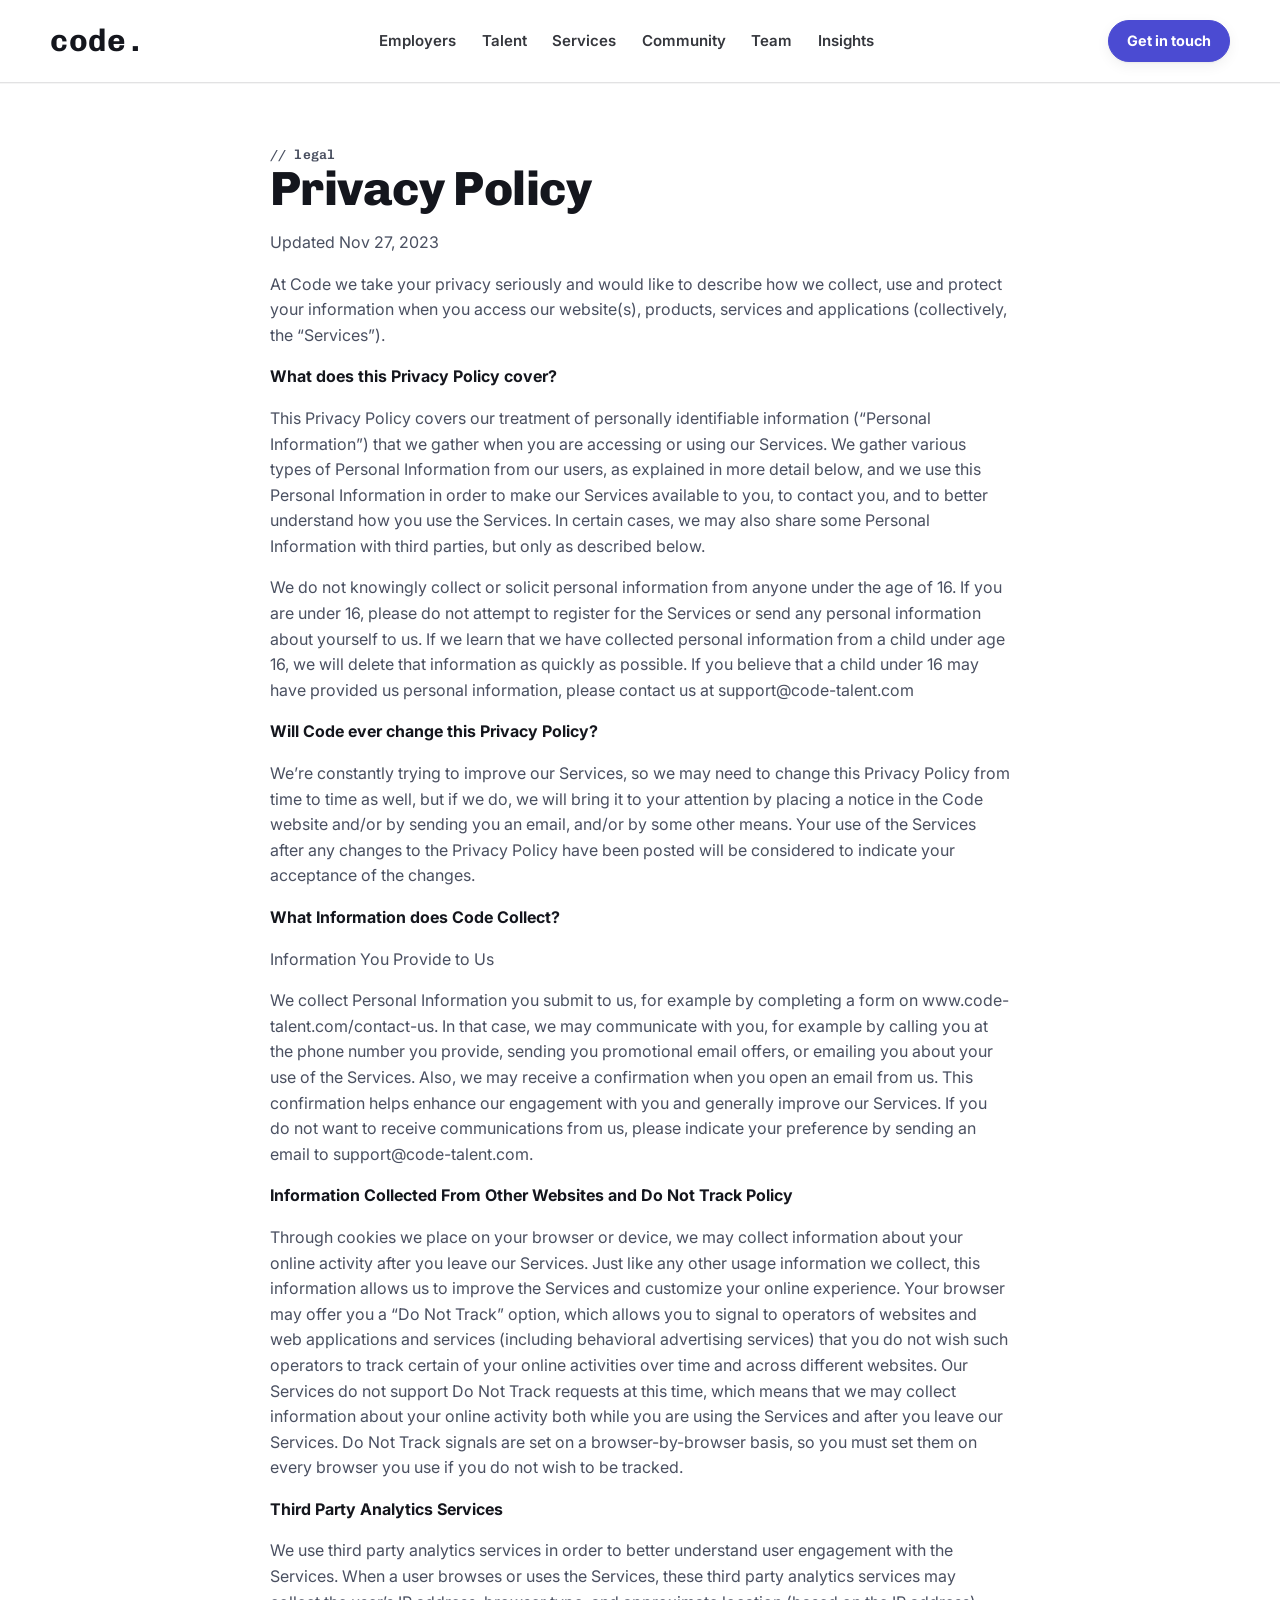
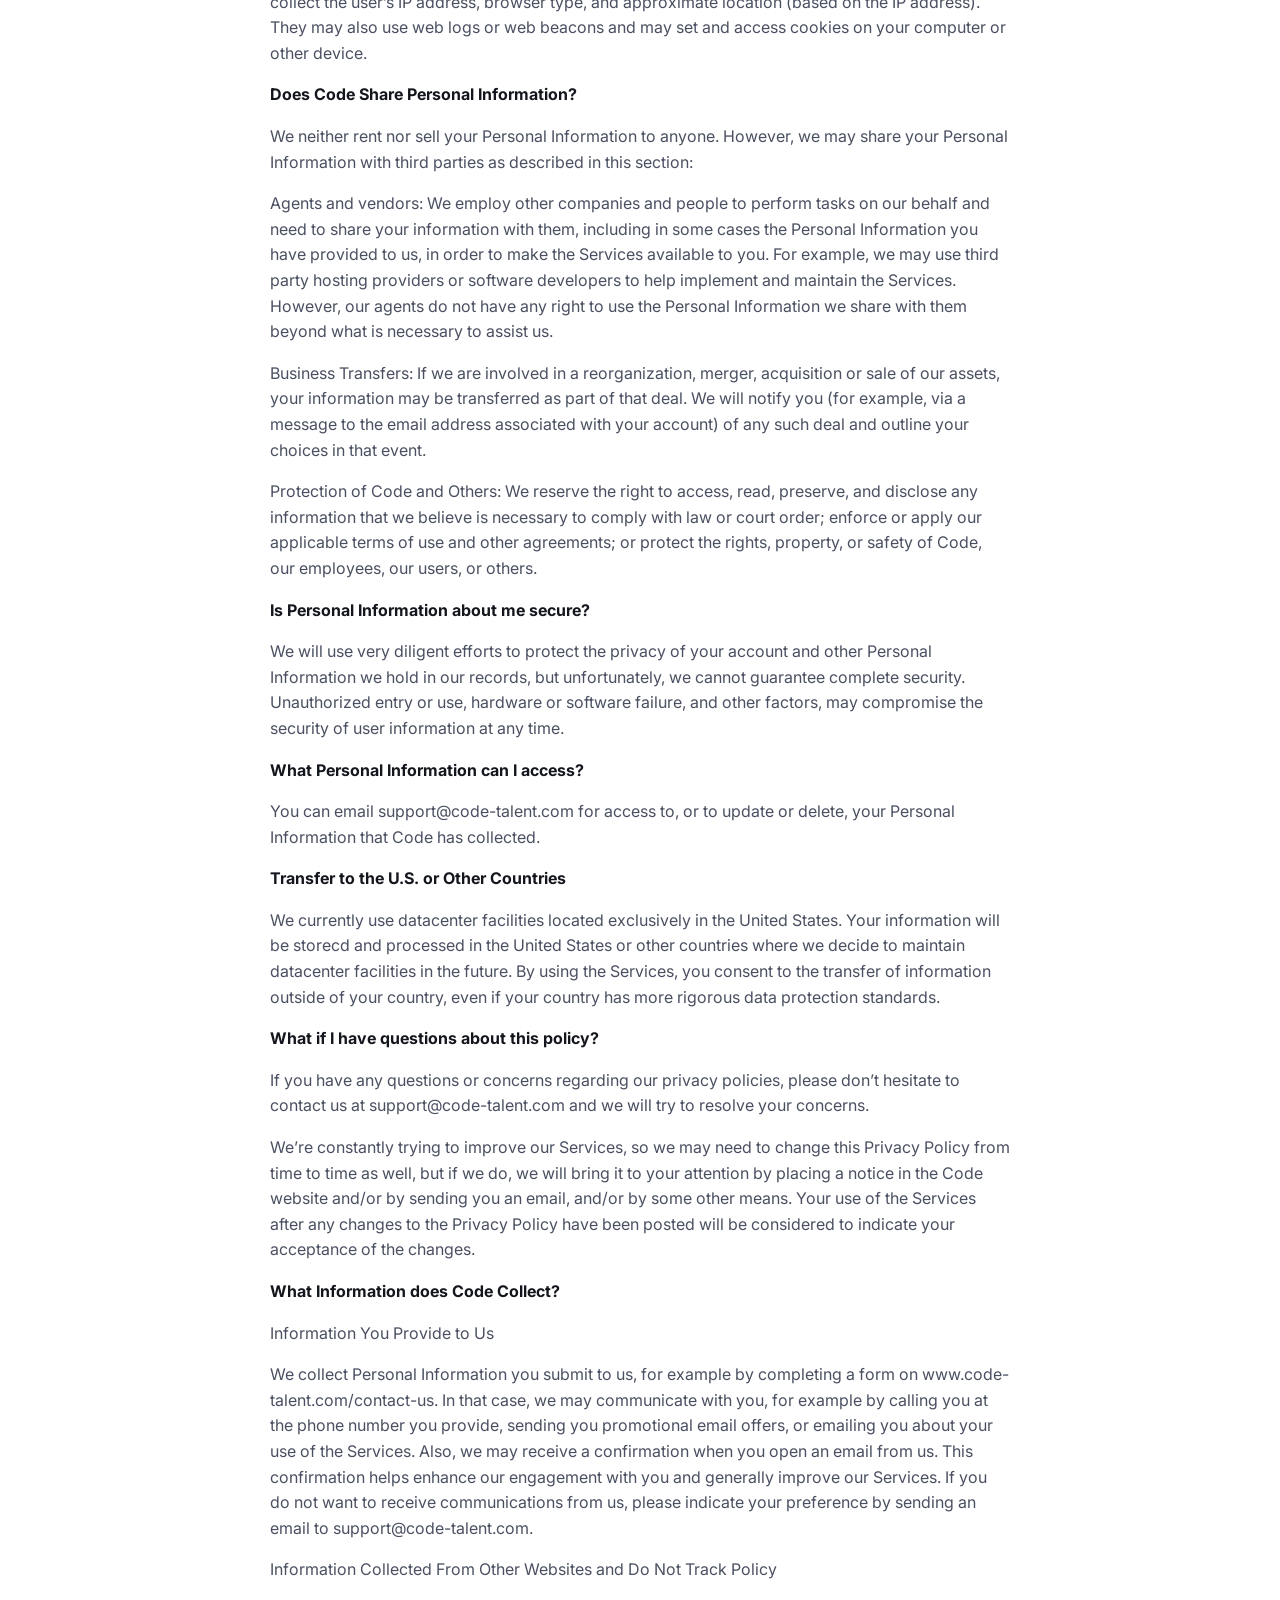
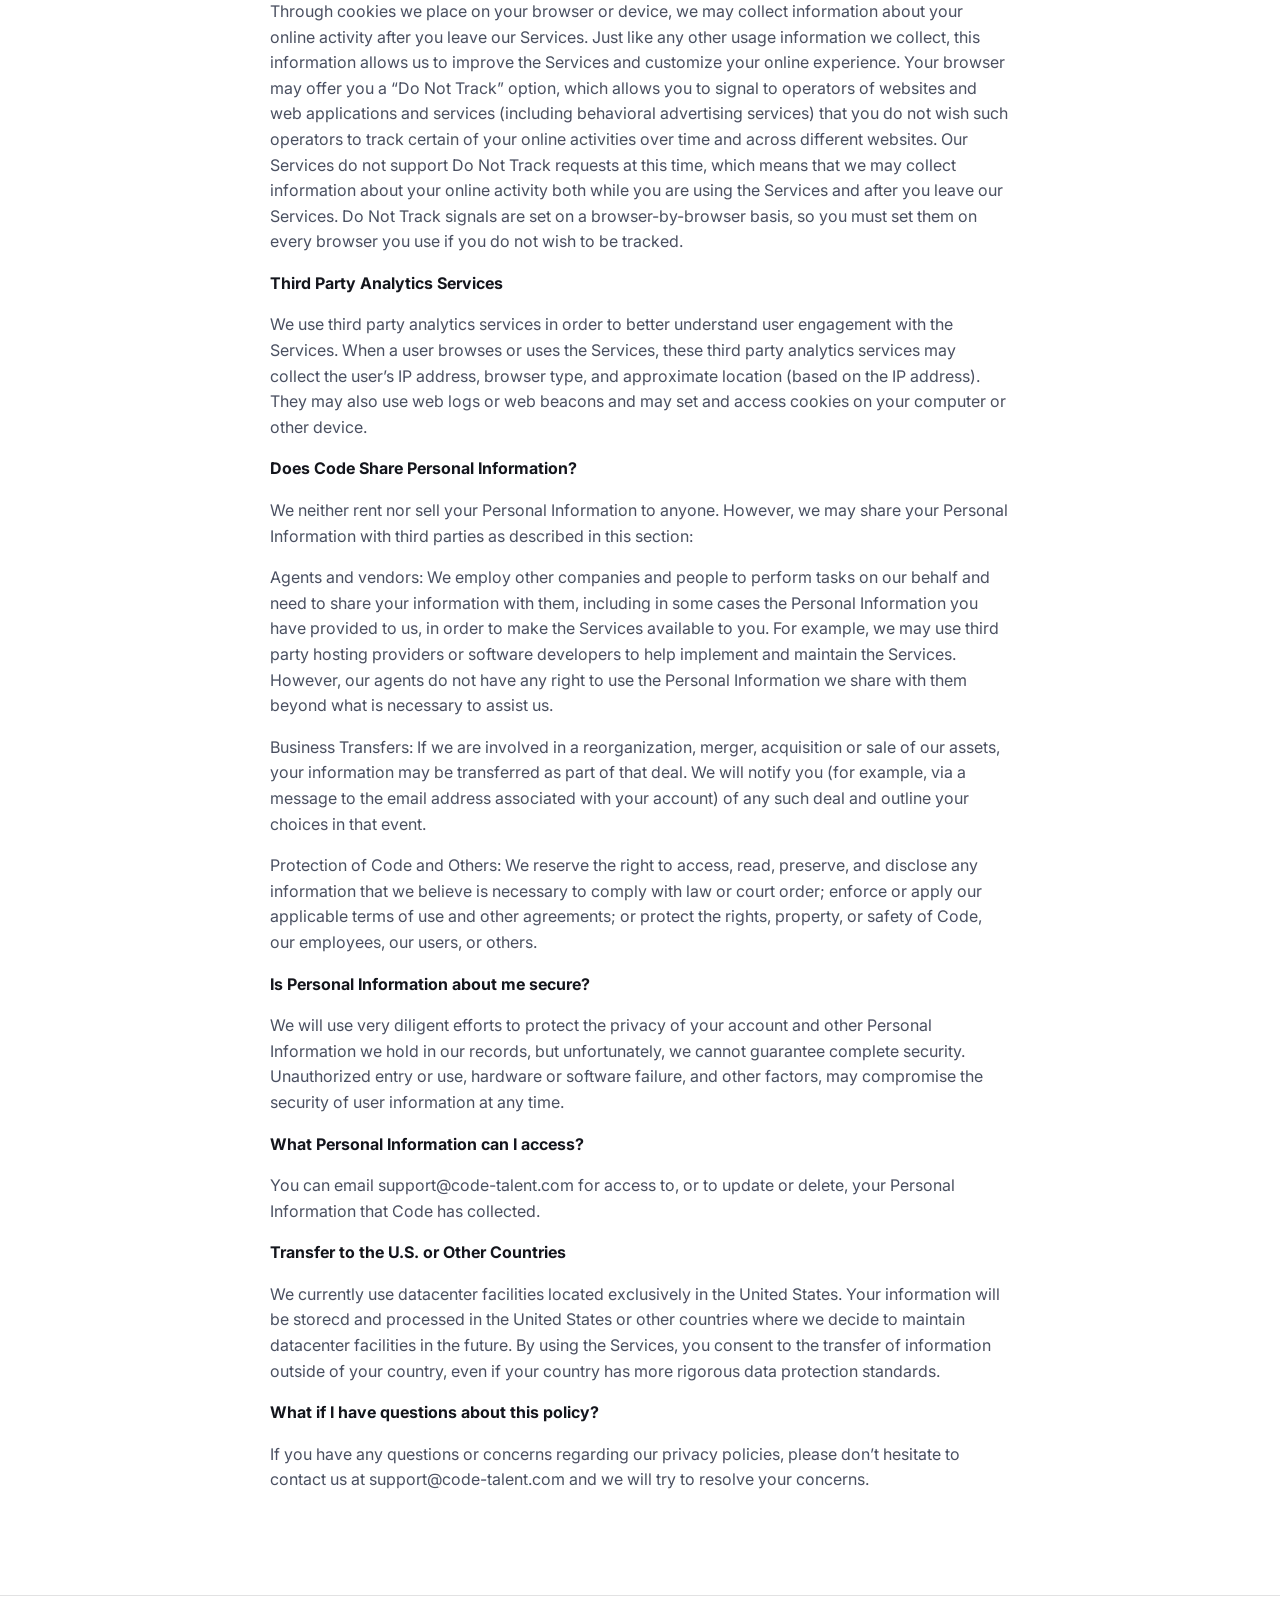
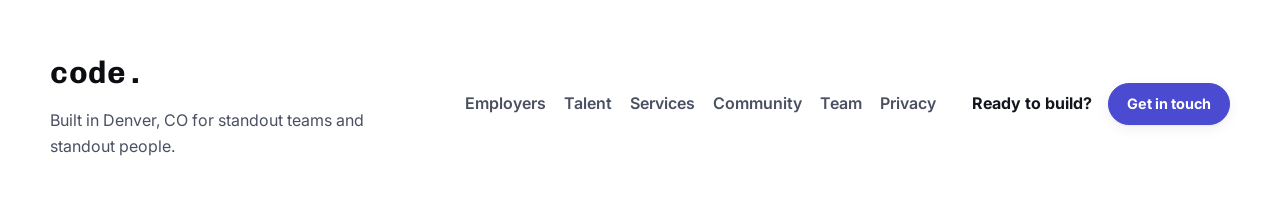
<file: docs/privacy.html>
<!doctype html>
<html lang="en">
  <head>
    <meta charset="utf-8" />
    <meta name="viewport" content="width=device-width, initial-scale=1" />
    <title>Privacy Policy | code.</title>
    <meta name="description" content="Code Talent privacy policy." />
    <link rel="preconnect" href="https://fonts.googleapis.com" />
    <link rel="preconnect" href="https://fonts.gstatic.com" crossorigin />
    <link href="https://fonts.googleapis.com/css2?family=Chivo:wght@400;500;600;700;800;900&family=Chivo+Mono:wght@400;500;600;700&family=Inter:wght@400;500;600;700&display=swap" rel="stylesheet" />
    <link rel="stylesheet" href="styles.css" />
  </head>
  <body class="privacy-page">
    <header class="site-header is-scrolled">
      <a class="brand" href="index.html">code.</a>
      <nav class="desktop-nav" aria-label="Primary navigation">
        <a href="index.html#employers">Employers</a>
        <a href="index.html#talent">Talent</a>
        <a href="index.html#services">Services</a>
        <a href="index.html#community">Community</a>
        <a href="index.html#team">Team</a>
        <a href="index.html#insights">Insights</a>
      </nav>
      <div class="header-actions">
        <a class="button button-small" href="index.html#contact">Get in touch</a>
      </div>
    </header>
    <main class="section section-white legal-main">
      <div class="container legal-copy">
        <p class="brand-tag">// legal</p>
        <h3 style="text-align:left">Privacy Policy</h3>
<p style="text-align:left">Updated Nov 27, 2023</p>
<p style="text-align:left">At Code we take your privacy seriously and would like to describe how we collect, use and protect your information when you access our website(s), products, services and applications (collectively, the “Services”).</p>
<p style="text-align:left"><strong>What does this Privacy Policy cover?</strong></p>
<p style="text-align:left">This Privacy Policy covers our treatment of personally identifiable information (“Personal Information”) that we gather when you are accessing or using our Services. We gather various types of Personal Information from our users, as explained in more detail below, and we use this Personal Information in order to make our Services available to you, to contact you, and to better understand how you use the Services. In certain cases, we may also share some Personal Information with third parties, but only as described below.</p>
<p style="text-align:left">We do not knowingly collect or solicit personal information from anyone under the age of 16. If you are under 16, please do not attempt to register for the Services or send any personal information about yourself to us. If we learn that we have collected personal information from a child under age 16, we will delete that information as quickly as possible. If you believe that a child under 16 may have provided us personal information, please contact us at support@code-talent.com</p>
<p style="text-align:left"><strong>Will Code ever change this Privacy Policy?</strong></p>
<p style="text-align:left">We’re constantly trying to improve our Services, so we may need to change this Privacy Policy from time to time as well, but if we do, we will bring it to your attention by placing a notice in the Code website and/or by sending you an email, and/or by some other means. Your use of the Services after any changes to the Privacy Policy have been posted will be considered to indicate your acceptance of the changes.</p>
<p style="text-align:left"><strong>What Information does Code Collect?</strong></p>
<p style="text-align:left">Information You Provide to Us</p>
<p style="text-align:left">We collect Personal Information you submit to us, for example by completing a form on www.code-talent.com/contact-us. In that case, we may communicate with you, for example by calling you at the phone number you provide, sending you promotional email offers, or emailing you about your use of the Services. Also, we may receive a confirmation when you open an email from us. This confirmation helps enhance our engagement with you and generally improve our Services. If you do not want to receive communications from us, please indicate your preference by sending an email to support@code-talent.com.</p>
<p style="text-align:left"><strong>Information Collected From Other Websites and Do Not Track Policy</strong></p>
<p style="text-align:left">Through cookies we place on your browser or device, we may collect information about your online activity after you leave our Services. Just like any other usage information we collect, this information allows us to improve the Services and customize your online experience. Your browser may offer you a “Do Not Track” option, which allows you to signal to operators of websites and web applications and services (including behavioral advertising services) that you do not wish such operators to track certain of your online activities over time and across different websites. Our Services do not support Do Not Track requests at this time, which means that we may collect information about your online activity both while you are using the Services and after you leave our Services. Do Not Track signals are set on a browser-by-browser basis, so you must set them on every browser you use if you do not wish to be tracked.</p>
<p style="text-align:left"><strong>Third Party Analytics Services</strong></p>
<p style="text-align:left">We use third party analytics services in order to better understand user engagement with the Services. When a user browses or uses the Services, these third party analytics services may collect the user’s IP address, browser type, and approximate location (based on the IP address). They may also use web logs or web beacons and may set and access cookies on your computer or other device.</p>
<p style="text-align:left"><strong>Does Code Share Personal Information?</strong></p>
<p style="text-align:left">We neither rent nor sell your Personal Information to anyone. However, we may share your Personal Information with third parties as described in this section:</p>
<p style="text-align:left">Agents and vendors: We employ other companies and people to perform tasks on our behalf and need to share your information with them, including in some cases the Personal Information you have provided to us, in order to make the Services available to you. For example, we may use third party hosting providers or software developers to help implement and maintain the Services. However, our agents do not have any right to use the Personal Information we share with them beyond what is necessary to assist us.</p>
<p style="text-align:left">Business Transfers: If we are involved in a reorganization, merger, acquisition or sale of our assets, your information may be transferred as part of that deal. We will notify you (for example, via a message to the email address associated with your account) of any such deal and outline your choices in that event.</p>
<p style="text-align:left">Protection of Code and Others: We reserve the right to access, read, preserve, and disclose any information that we believe is necessary to comply with law or court order; enforce or apply our applicable terms of use and other agreements; or protect the rights, property, or safety of Code, our employees, our users, or others.</p>
<p style="text-align:left"><strong>Is Personal Information about me secure?</strong></p>
<p style="text-align:left">We will use very diligent efforts to protect the privacy of your account and other Personal Information we hold in our records, but unfortunately, we cannot guarantee complete security. Unauthorized entry or use, hardware or software failure, and other factors, may compromise the security of user information at any time.</p>
<p style="text-align:left"><strong>What Personal Information can I access?</strong></p>
<p style="text-align:left">You can email support@code-talent.com for access to, or to update or delete, your Personal Information that Code has collected.</p>
<p style="text-align:left"><strong>Transfer to the U.S. or Other Countries</strong></p>
<p style="text-align:left">We currently use datacenter facilities located exclusively in the United States. Your information will be storecd and processed in the United States or other countries where we decide to maintain datacenter facilities in the future. By using the Services, you consent to the transfer of information outside of your country, even if your country has more rigorous data protection standards.</p>
<p style="text-align:left"><strong>What if I have questions about this policy?</strong></p>
<p style="text-align:left">If you have any questions or concerns regarding our privacy policies, please don’t hesitate to contact us at support@code-talent.com and we will try to resolve your concerns.</p>
<p style="text-align:left">We’re constantly trying to improve our Services, so we may need to change this Privacy Policy from time to time as well, but if we do, we will bring it to your attention by placing a notice in the Code website and/or by sending you an email, and/or by some other means. Your use of the Services after any changes to the Privacy Policy have been posted will be considered to indicate your acceptance of the changes.</p>
<p style="text-align:left"><strong>What Information does Code Collect?</strong></p>
<p style="text-align:left">Information You Provide to Us</p>
<p style="text-align:left">We collect Personal Information you submit to us, for example by completing a form on www.code-talent.com/contact-us. In that case, we may communicate with you, for example by calling you at the phone number you provide, sending you promotional email offers, or emailing you about your use of the Services. Also, we may receive a confirmation when you open an email from us. This confirmation helps enhance our engagement with you and generally improve our Services. If you do not want to receive communications from us, please indicate your preference by sending an email to support@code-talent.com.</p>
<p style="text-align:left">Information Collected From Other Websites and Do Not Track Policy</p>
<p style="text-align:left">Through cookies we place on your browser or device, we may collect information about your online activity after you leave our Services. Just like any other usage information we collect, this information allows us to improve the Services and customize your online experience. Your browser may offer you a “Do Not Track” option, which allows you to signal to operators of websites and web applications and services (including behavioral advertising services) that you do not wish such operators to track certain of your online activities over time and across different websites. Our Services do not support Do Not Track requests at this time, which means that we may collect information about your online activity both while you are using the Services and after you leave our Services. Do Not Track signals are set on a browser-by-browser basis, so you must set them on every browser you use if you do not wish to be tracked.</p>
<p style="text-align:left"><strong>Third Party Analytics Services</strong></p>
<p style="text-align:left">We use third party analytics services in order to better understand user engagement with the Services. When a user browses or uses the Services, these third party analytics services may collect the user’s IP address, browser type, and approximate location (based on the IP address). They may also use web logs or web beacons and may set and access cookies on your computer or other device.</p>
<p style="text-align:left"><strong>Does Code Share Personal Information?</strong></p>
<p style="text-align:left">We neither rent nor sell your Personal Information to anyone. However, we may share your Personal Information with third parties as described in this section:</p>
<p style="text-align:left">Agents and vendors: We employ other companies and people to perform tasks on our behalf and need to share your information with them, including in some cases the Personal Information you have provided to us, in order to make the Services available to you. For example, we may use third party hosting providers or software developers to help implement and maintain the Services. However, our agents do not have any right to use the Personal Information we share with them beyond what is necessary to assist us.</p>
<p style="text-align:left">Business Transfers: If we are involved in a reorganization, merger, acquisition or sale of our assets, your information may be transferred as part of that deal. We will notify you (for example, via a message to the email address associated with your account) of any such deal and outline your choices in that event.</p>
<p style="text-align:left">Protection of Code and Others: We reserve the right to access, read, preserve, and disclose any information that we believe is necessary to comply with law or court order; enforce or apply our applicable terms of use and other agreements; or protect the rights, property, or safety of Code, our employees, our users, or others.</p>
<p style="text-align:left"><strong>Is Personal Information about me secure?</strong></p>
<p style="text-align:left">We will use very diligent efforts to protect the privacy of your account and other Personal Information we hold in our records, but unfortunately, we cannot guarantee complete security. Unauthorized entry or use, hardware or software failure, and other factors, may compromise the security of user information at any time.</p>
<p style="text-align:left"><strong>What Personal Information can I access?</strong></p>
<p style="text-align:left">You can email support@code-talent.com for access to, or to update or delete, your Personal Information that Code has collected.</p>
<p style="text-align:left"><strong>Transfer to the U.S. or Other Countries</strong></p>
<p style="text-align:left">We currently use datacenter facilities located exclusively in the United States. Your information will be storecd and processed in the United States or other countries where we decide to maintain datacenter facilities in the future. By using the Services, you consent to the transfer of information outside of your country, even if your country has more rigorous data protection standards.</p>
<p style="text-align:left"><strong>What if I have questions about this policy?</strong></p>
<p style="text-align:left">If you have any questions or concerns regarding our privacy policies, please don’t hesitate to contact us at support@code-talent.com and we will try to resolve your concerns.</p>
      </div>
    </main>
    <footer class="site-footer">
      <div class="container footer-grid">
        <div class="footer-brand-block"><a class="brand footer-brand" href="index.html">code.</a><p>Built in Denver, CO for standout teams and standout people.</p></div>
        <nav aria-label="Footer navigation"><a href="index.html#employers">Employers</a><a href="index.html#talent">Talent</a><a href="index.html#services">Services</a><a href="index.html#community">Community</a><a href="index.html#team">Team</a><a href="privacy.html">Privacy</a></nav>
        <div class="footer-cta"><span>Ready to build?</span><a class="button button-small" href="index.html#contact">Get in touch</a></div>
      </div>
    </footer>
  </body>
</html>
</file>
<file: docs/styles.css>
/* ============================================================
   Code Talent — design system
   Brand identity (committed): code. wordmark, indigo #4B4BD2,
   ink / paper. Chivo (display) + Chivo Mono (labels) + Inter (body).
   ============================================================ */

:root {
  /* Ink / paper */
  --ink: #0b0d12;
  --ink-soft: #14161d;
  --ink-2: #1b1e27;
  --ink-line: rgba(255, 255, 255, 0.14);
  --ink-line-strong: rgba(255, 255, 255, 0.24);

  --paper: #ffffff;
  --paper-warm: #f7f4ee;
  --paper-cool: #f3f4f8;

  /* Type colors on light */
  --text: #14161d;
  --text-muted: #4a5061;
  --line: rgba(17, 20, 29, 0.12);
  --line-strong: rgba(17, 20, 29, 0.2);

  /* Indigo ramp */
  --indigo: #4b4bd2;
  --indigo-strong: #3a3ab0;
  --indigo-deep: #2a2a72;
  --indigo-wash: #edecfb;
  --indigo-wash-line: rgba(75, 75, 210, 0.16);

  /* Shape */
  --radius-sm: 6px;
  --radius: 10px;
  --radius-lg: 14px;

  /* Shadows (multi-layer, Jakub) */
  --shadow-1: 0 1px 2px rgba(11, 13, 18, 0.05), 0 4px 14px rgba(11, 13, 18, 0.06);
  --shadow-2: 0 2px 6px rgba(11, 13, 18, 0.07), 0 20px 48px rgba(11, 13, 18, 0.12);

  /* Type */
  --font-display: "Chivo", "Inter", system-ui, sans-serif;
  --font-body: "Inter", system-ui, sans-serif;
  --font-mono: "Chivo Mono", ui-monospace, SFMono-Regular, Consolas, monospace;

  /* Motion */
  --ease-out: cubic-bezier(0.16, 1, 0.3, 1);
  --ease: cubic-bezier(0.4, 0, 0.2, 1);

  /* Z-scale */
  --z-header: 100;
  --z-skip: 200;
}

* {
  box-sizing: border-box;
}

html {
  scroll-behavior: smooth;
}

body {
  margin: 0;
  background: var(--paper);
  color: var(--text);
  font-family: var(--font-body);
  font-size: 1rem;
  line-height: 1.6;
  -webkit-font-smoothing: antialiased;
  text-rendering: optimizeLegibility;
}

img {
  display: block;
  max-width: 100%;
}

a {
  color: inherit;
  text-decoration: none;
}

button,
input,
select,
textarea {
  font: inherit;
}

ul,
ol,
dl,
dd {
  margin: 0;
  padding: 0;
}

li {
  list-style: none;
}

::selection {
  background: var(--indigo);
  color: #fff;
}

:focus-visible {
  outline: 3px solid rgba(75, 75, 210, 0.5);
  outline-offset: 3px;
  border-radius: 2px;
}

.skip-link {
  position: fixed;
  top: 10px;
  left: 10px;
  z-index: var(--z-skip);
  transform: translateY(-160%);
  padding: 10px 16px;
  background: var(--ink);
  color: #fff;
  border-radius: var(--radius-sm);
  font-weight: 600;
  transition: transform 160ms var(--ease);
}

.skip-link:focus {
  transform: translateY(0);
}

.container {
  width: min(1180px, calc(100% - 48px));
  margin-inline: auto;
}

/* ---------- Typography ---------- */

h1,
h2,
h3 {
  margin: 0;
  font-family: var(--font-display);
  font-weight: 800;
  line-height: 1.02;
  letter-spacing: -0.02em;
  text-wrap: balance;
}

h1 {
  max-width: 15ch;
  font-size: clamp(2.7rem, 1.7rem + 4.4vw, 5.25rem);
  letter-spacing: -0.03em;
}

h2 {
  max-width: 20ch;
  font-size: clamp(1.9rem, 1.3rem + 2.4vw, 3.25rem);
}

h3 {
  font-size: clamp(1.2rem, 1.05rem + 0.6vw, 1.5rem);
  letter-spacing: -0.015em;
}

p {
  margin: 0;
  text-wrap: pretty;
}

.brand-tag {
  margin: 0 0 20px;
  color: var(--indigo);
  font-family: var(--font-mono);
  font-size: 0.82rem;
  font-weight: 600;
  letter-spacing: 0.01em;
}

.section-ink .brand-tag,
.brand-tag-light {
  color: #a9a9f5;
}

/* ---------- Buttons & links ---------- */

.button {
  display: inline-flex;
  align-items: center;
  justify-content: center;
  gap: 10px;
  min-height: 50px;
  padding: 0 24px;
  border: 1px solid var(--indigo);
  border-radius: 999px;
  background: var(--indigo);
  color: #fff;
  font-weight: 700;
  line-height: 1;
  box-shadow: var(--shadow-1);
  transition: transform 180ms var(--ease-out), background 180ms var(--ease),
    box-shadow 180ms var(--ease);
}

.button:hover {
  background: var(--indigo-strong);
  border-color: var(--indigo-strong);
  transform: translateY(-2px);
  box-shadow: var(--shadow-2);
}

.button:active {
  transform: translateY(0) scale(0.98);
}

.button .arrow {
  transition: transform 220ms var(--ease-out);
}

.button:hover .arrow {
  transform: translateX(4px);
}

.button-small {
  min-height: 42px;
  padding-inline: 18px;
  font-size: 0.9rem;
}

.button-secondary {
  background: rgba(255, 255, 255, 0.06);
  border-color: rgba(255, 255, 255, 0.34);
  box-shadow: none;
  color: #fff;
}

.button-secondary:hover {
  background: #fff;
  border-color: #fff;
  color: var(--ink);
}

.button-secondary-dark {
  background: var(--ink);
  border-color: var(--ink);
  color: #fff;
}

.button-secondary-dark:hover {
  background: var(--ink-soft);
  border-color: var(--ink-soft);
}

.ghost-link {
  font-weight: 600;
  opacity: 0.85;
  transition: opacity 160ms var(--ease), color 160ms var(--ease);
}

.ghost-link:hover {
  opacity: 1;
}

.text-link {
  display: inline-flex;
  align-items: center;
  gap: 8px;
  color: var(--indigo);
  font-weight: 700;
  transition: gap 200ms var(--ease-out);
}

.section-ink .text-link,
.section-community .calendar-head .text-link {
  color: var(--indigo);
}

.text-link .arrow {
  transition: transform 220ms var(--ease-out);
}

.text-link:hover {
  gap: 12px;
}

.text-link:hover .arrow {
  transform: translateX(3px);
}

/* ---------- Header ---------- */

.site-header {
  position: fixed;
  inset: 0 0 auto 0;
  z-index: var(--z-header);
  display: grid;
  grid-template-columns: auto 1fr auto;
  align-items: center;
  gap: 28px;
  padding: 16px max(24px, calc((100vw - 1180px) / 2));
  color: #fff;
  transition: background 240ms var(--ease), color 240ms var(--ease),
    border-color 240ms var(--ease), box-shadow 240ms var(--ease);
  border-bottom: 1px solid transparent;
}

.site-header.is-scrolled,
.site-header.is-open {
  background: rgba(255, 255, 255, 0.86);
  color: var(--text);
  border-bottom-color: var(--line);
  box-shadow: 0 1px 0 rgba(11, 13, 18, 0.04);
  backdrop-filter: saturate(1.4) blur(16px);
}

.brand {
  font-family: var(--font-mono);
  font-weight: 700;
  font-size: clamp(1.5rem, 1.2rem + 1vw, 1.95rem);
}

.desktop-nav {
  display: flex;
  justify-content: center;
  gap: clamp(16px, 2vw, 32px);
  font-size: 0.94rem;
  font-weight: 600;
}

.desktop-nav a {
  position: relative;
  padding: 4px 0;
  opacity: 0.86;
  transition: opacity 160ms var(--ease);
}

.desktop-nav a::after {
  content: "";
  position: absolute;
  left: 0;
  bottom: -2px;
  width: 100%;
  height: 2px;
  background: currentColor;
  transform: scaleX(0);
  transform-origin: left;
  transition: transform 220ms var(--ease-out);
}

.desktop-nav a:hover {
  opacity: 1;
}

.desktop-nav a:hover::after {
  transform: scaleX(1);
}

.header-actions {
  display: flex;
  align-items: center;
  gap: 18px;
}

.menu-toggle {
  display: none;
  width: 44px;
  height: 44px;
  flex-direction: column;
  align-items: center;
  justify-content: center;
  gap: 5px;
  border: 1px solid currentColor;
  border-radius: 999px;
  background: transparent;
  color: currentColor;
  cursor: pointer;
}

.menu-toggle span {
  width: 16px;
  height: 2px;
  background: currentColor;
  transition: transform 220ms var(--ease-out), opacity 160ms var(--ease);
}

.site-header.is-open .menu-toggle span:nth-child(1) {
  transform: translateY(7px) rotate(45deg);
}

.site-header.is-open .menu-toggle span:nth-child(2) {
  opacity: 0;
}

.site-header.is-open .menu-toggle span:nth-child(3) {
  transform: translateY(-7px) rotate(-45deg);
}

.mobile-nav {
  display: none;
}

/* ---------- Sections ---------- */

.section {
  padding: clamp(72px, 8vw, 118px) 0;
}

.section-white {
  background: var(--paper);
}

.section-warm {
  background: var(--paper-warm);
}

.section-ink {
  background: var(--ink);
  color: #fff;
}

.section-heading {
  max-width: 34ch;
  margin-bottom: clamp(38px, 5vw, 58px);
}

.section-heading-wide {
  max-width: 52ch;
}

.section-heading p {
  margin-top: 20px;
  color: var(--text-muted);
  font-size: 1.08rem;
  max-width: 56ch;
}

.section-ink .section-heading p {
  color: rgba(255, 255, 255, 0.72);
}

/* ---------- Hero ---------- */

.hero {
  position: relative;
  display: flex;
  align-items: center;
  min-height: min(88vh, 820px);
  padding: 132px 0 72px;
  overflow: hidden;
}

/* Hero layer stack (bottom → top): photo → canvas → overlay → content.
   Explicit z-index because inserting the canvas between siblings breaks
   implicit source-order stacking. */
.hero-media {
  position: absolute;
  inset: 0;
  z-index: 0;
  /* Static, no-JS fallback material: a soft indigo glow that reads as the
     "resting frame" of the wave canvas even before (or without) script.js. */
  background:
    radial-gradient(120% 90% at 82% 12%, rgba(90, 92, 220, 0.42), transparent 60%),
    radial-gradient(90% 80% at 8% 100%, rgba(42, 42, 114, 0.5), transparent 62%),
    var(--ink);
}

.hero-media img {
  width: 100%;
  height: 100%;
  object-fit: cover;
}

/* Glowing wave canvas — sits above the photo, below the darkening overlay.
   pointer-events:none so every click falls through to the CTAs on the
   content layer. Hidden from AT via aria-hidden in markup. */
.hero-wave-canvas {
  position: absolute;
  inset: 0;
  z-index: 1;
  width: 100%;
  height: 100%;
  display: block;
  pointer-events: none;
  /* Screen-blend the glow onto the photo so lines read as light, not paint. */
  mix-blend-mode: screen;
  opacity: 0;
  transition: opacity 600ms var(--ease-out);
}

/* script.js flips this on once the first frame is painted, so the canvas
   fades in rather than popping. */
.hero-wave-canvas.is-live {
  opacity: 1;
}

.hero::after {
  content: "";
  position: absolute;
  inset: 0;
  z-index: 2;
  background: linear-gradient(
    100deg,
    rgba(9, 10, 16, 0.94) 0%,
    rgba(9, 10, 16, 0.78) 46%,
    rgba(9, 10, 16, 0.42) 100%
  );
}

.hero-grid {
  position: relative;
  z-index: 3;
  display: grid;
  grid-template-columns: minmax(0, 1.32fr) minmax(300px, 0.68fr);
  gap: clamp(36px, 5vw, 72px);
  align-items: end;
}

.hero-subhead {
  max-width: 56ch;
  margin-top: 26px;
  color: rgba(255, 255, 255, 0.84);
  font-size: clamp(1.08rem, 1rem + 0.5vw, 1.3rem);
}

.hero-actions {
  display: flex;
  flex-wrap: wrap;
  gap: 14px;
  margin-top: 34px;
}

.hero-panel {
  display: flex;
  flex-direction: column;
  gap: 22px;
  padding: 26px;
  border: 1px solid var(--ink-line);
  border-radius: var(--radius-lg);
  background: rgba(255, 255, 255, 0.07);
  backdrop-filter: blur(14px);
}

.panel-kicker {
  color: rgba(255, 255, 255, 0.64);
  font-family: var(--font-mono);
  font-size: 0.76rem;
  font-weight: 600;
  letter-spacing: 0.02em;
}

.logo-cloud {
  display: flex;
  flex-wrap: wrap;
  gap: 8px 18px;
  font-family: var(--font-mono);
  font-size: 0.82rem;
  font-weight: 500;
  color: rgba(255, 255, 255, 0.78);
}

.logo-cloud li {
  position: relative;
  padding-right: 18px;
}

.logo-cloud li:not(:last-child)::after {
  content: "";
  position: absolute;
  right: 0;
  top: 50%;
  width: 4px;
  height: 4px;
  border-radius: 999px;
  background: rgba(255, 255, 255, 0.34);
  transform: translateY(-50%);
}

.quote {
  margin: 0;
  padding-top: 22px;
  border-top: 1px solid var(--ink-line);
}

.quote blockquote {
  margin: 0;
  font-family: var(--font-display);
  font-size: clamp(1.35rem, 1.1rem + 0.9vw, 1.85rem);
  line-height: 1.12;
  letter-spacing: -0.015em;
}

.quote figcaption {
  margin-top: 14px;
  color: rgba(255, 255, 255, 0.7);
  font-size: 0.9rem;
}

/* ---------- Proof band ---------- */

.section-proof {
  padding: clamp(40px, 5vw, 60px) 0;
  border-bottom: 1px solid var(--line);
}

.proof-row {
  display: grid;
  grid-template-columns: repeat(4, 1fr);
  gap: clamp(20px, 3vw, 44px);
}

.proof-item {
  padding-left: 22px;
  border-left: 1px solid var(--line);
}

.proof-item:first-child {
  padding-left: 0;
  border-left: none;
}

.proof-item strong {
  display: block;
  font-family: var(--font-display);
  font-weight: 800;
  font-size: clamp(2rem, 1.4rem + 2vw, 3rem);
  letter-spacing: -0.03em;
  line-height: 1;
  color: var(--ink);
}

.proof-item span {
  display: block;
  margin-top: 12px;
  color: var(--text-muted);
  font-size: 0.95rem;
  line-height: 1.45;
}

/* ---------- Split (employers) ---------- */

.split-section {
  display: grid;
  grid-template-columns: minmax(0, 0.92fr) minmax(0, 1.08fr);
  gap: clamp(40px, 6vw, 88px);
  align-items: start;
}

.section-copy p {
  margin-top: 22px;
  color: var(--text-muted);
  font-size: 1.08rem;
  max-width: 46ch;
}

.section-copy .text-link {
  margin-top: 26px;
}

.stage-list {
  display: grid;
  gap: 4px;
}

.stage {
  display: grid;
  grid-template-columns: 64px 1fr;
  gap: 20px;
  padding: 26px 0;
  border-top: 1px solid var(--line);
}

.stage:last-child {
  border-bottom: 1px solid var(--line);
}

.stage-index {
  font-family: var(--font-mono);
  font-size: 1.05rem;
  font-weight: 600;
  color: var(--indigo);
}

.stage p {
  margin-top: 8px;
  color: var(--text-muted);
}

/* ---------- Process ---------- */

.process-track {
  display: grid;
  grid-template-columns: repeat(4, 1fr);
  gap: clamp(20px, 3vw, 40px);
}

.process-step {
  padding-top: 22px;
  border-top: 2px solid var(--ink);
}

.step-num {
  font-family: var(--font-mono);
  font-size: 0.85rem;
  font-weight: 600;
  color: var(--indigo);
}

.process-step h3 {
  margin-top: 14px;
}

.process-step p {
  margin-top: 12px;
  color: var(--text-muted);
  font-size: 0.98rem;
}

/* ---------- Services ledger ---------- */

.service-ledger {
  border-top: 1px solid var(--line);
}

.service-row {
  display: grid;
  grid-template-columns: minmax(0, 0.9fr) minmax(0, 1.1fr);
  gap: clamp(20px, 4vw, 64px);
  padding: clamp(26px, 3vw, 38px) 0;
  border-bottom: 1px solid var(--line);
  transition: background 200ms var(--ease);
}

.service-row:hover {
  background: var(--paper-cool);
}

.service-tag {
  display: block;
  margin-bottom: 12px;
  font-family: var(--font-mono);
  font-size: 0.78rem;
  font-weight: 600;
  color: var(--indigo);
}

.service-row dd {
  display: flex;
  flex-direction: column;
  align-items: flex-start;
  gap: 18px;
}

.service-row dd p {
  color: var(--text-muted);
  font-size: 1.05rem;
  max-width: 48ch;
}

/* ---------- Pillars (ink) ---------- */

.pillars-head {
  max-width: 30ch;
  margin-bottom: clamp(42px, 5vw, 64px);
}

.pillar-columns {
  display: grid;
  grid-template-columns: repeat(3, 1fr);
  gap: clamp(28px, 4vw, 56px);
}

.pillar {
  position: relative;
  padding-top: 24px;
  border-top: 1px solid var(--ink-line-strong);
}

.pillar-letter {
  display: block;
  font-family: var(--font-display);
  font-weight: 900;
  font-size: 2.4rem;
  line-height: 1;
  color: var(--indigo);
  opacity: 0.9;
}

.pillar h3 {
  margin-top: 16px;
}

.pillar p {
  margin-top: 12px;
  color: rgba(255, 255, 255, 0.72);
}

/* ---------- Talent ---------- */

.audience-grid {
  display: grid;
  grid-template-columns: minmax(0, 1fr) minmax(0, 1fr);
  gap: clamp(24px, 3vw, 36px);
  align-items: stretch;
}

.candidate-card {
  position: relative;
  display: flex;
  flex-direction: column;
  justify-content: flex-end;
  min-height: 460px;
  padding: clamp(28px, 3vw, 40px);
  border-radius: var(--radius-lg);
  background: var(--ink);
  color: #fff;
  overflow: hidden;
}

.candidate-card::before {
  content: "";
  position: absolute;
  inset: 0;
  background: url("assets/codetalent/team-collage.webp") center / cover no-repeat;
  opacity: 0.32;
}

.candidate-card::after {
  content: "";
  position: absolute;
  inset: 0;
  background: linear-gradient(180deg, rgba(9, 10, 16, 0.35), rgba(9, 10, 16, 0.85));
}

.candidate-card > * {
  position: relative;
  z-index: 1;
}

.candidate-card p {
  margin-top: 18px;
  color: rgba(255, 255, 255, 0.82);
  max-width: 42ch;
}

.candidate-card .button {
  align-self: flex-start;
  margin-top: 28px;
}

.roles-panel {
  display: flex;
  flex-direction: column;
  padding: clamp(28px, 3vw, 40px);
  border: 1px solid var(--line);
  border-radius: var(--radius-lg);
  background: var(--paper-cool);
}

.roles-panel h3 {
  margin-bottom: 24px;
}

.tag-cloud {
  display: flex;
  flex-wrap: wrap;
  gap: 8px;
}

.tag-cloud li {
  display: inline-flex;
  align-items: center;
  min-height: 34px;
  padding: 0 14px;
  border: 1px solid var(--line-strong);
  border-radius: 999px;
  background: #fff;
  color: var(--text);
  font-family: var(--font-mono);
  font-size: 0.8rem;
  font-weight: 500;
  transition: border-color 180ms var(--ease), color 180ms var(--ease);
}

.tag-cloud li:hover {
  border-color: var(--indigo);
  color: var(--indigo);
}

/* ---------- Community / Meetups ---------- */

.section-community {
  background: var(--indigo-wash);
  padding: clamp(72px, 8vw, 118px) 0;
}

.community-head {
  max-width: 62ch;
  margin-bottom: clamp(40px, 5vw, 60px);
}

.community-lede {
  margin-top: 22px;
  color: #34364a;
  font-size: 1.1rem;
  max-width: 62ch;
}

.community-layout {
  display: grid;
  grid-template-columns: minmax(0, 1.45fr) minmax(0, 0.75fr);
  gap: clamp(24px, 3vw, 36px);
  align-items: start;
  margin-bottom: clamp(40px, 5vw, 60px);
}

.calendar-panel {
  padding: 22px;
  border: 1px solid var(--indigo-wash-line);
  border-radius: var(--radius-lg);
  background: #fff;
  box-shadow: var(--shadow-1);
}

.calendar-head {
  display: flex;
  flex-wrap: wrap;
  gap: 12px 20px;
  align-items: baseline;
  justify-content: space-between;
  margin-bottom: 18px;
}

.calendar-frame {
  border: 1px solid var(--line);
  border-radius: var(--radius);
  overflow: hidden;
  background: var(--paper-cool);
}

.calendar-frame iframe {
  display: block;
  width: 100%;
  height: 560px;
  border: 0;
}

.calendar-fallback {
  margin-top: 14px;
  color: var(--text-muted);
  font-size: 0.9rem;
}

.calendar-fallback a {
  color: var(--indigo);
  font-weight: 600;
  text-decoration: underline;
  text-underline-offset: 3px;
}

.community-aside {
  display: flex;
  flex-direction: column;
  gap: 20px;
}

.community-media {
  margin: 0;
  border-radius: var(--radius-lg);
  overflow: hidden;
  box-shadow: var(--shadow-1);
}

.community-media img {
  width: 100%;
  height: 240px;
  object-fit: cover;
}

.host-cta {
  padding: clamp(24px, 2.5vw, 30px);
  border-radius: var(--radius-lg);
  background: var(--ink);
  color: #fff;
}

.host-cta p {
  margin: 12px 0 22px;
  color: rgba(255, 255, 255, 0.76);
}

/* Community photo strip: real event moments, evenly cropped so mixed
   portrait/landscape sources read as one consistent band. */
.community-strip {
  display: grid;
  grid-template-columns: repeat(3, 1fr);
  gap: clamp(12px, 1.5vw, 18px);
  margin: 0 0 clamp(40px, 5vw, 60px);
}

.community-strip img {
  width: 100%;
  aspect-ratio: 4 / 3;
  object-fit: cover;
  border-radius: var(--radius-lg);
  box-shadow: var(--shadow-1);
}

/* Supported groups directory */
.groups {
  padding-top: clamp(34px, 4vw, 48px);
  border-top: 1px solid var(--indigo-wash-line);
}

.groups-head {
  display: flex;
  flex-wrap: wrap;
  gap: 10px 20px;
  align-items: baseline;
  justify-content: space-between;
  margin-bottom: 26px;
}

.groups-count {
  font-family: var(--font-mono);
  font-size: 0.85rem;
  font-weight: 600;
  color: var(--indigo-deep);
}

.groups-directory {
  display: grid;
  grid-template-columns: repeat(auto-fill, minmax(240px, 1fr));
  gap: 0 clamp(20px, 3vw, 44px);
  counter-reset: none;
}

.groups-directory li {
  display: grid;
  grid-template-columns: 34px 1fr;
  align-items: baseline;
  gap: 12px;
  padding: 13px 2px;
  border-bottom: 1px solid var(--indigo-wash-line);
}

.g-index {
  font-family: var(--font-mono);
  font-size: 0.78rem;
  font-weight: 500;
  color: var(--indigo);
}

.g-name {
  font-weight: 600;
  color: var(--text);
  font-size: 0.98rem;
}

/* ---------- Team ---------- */

.team-grid {
  display: grid;
  grid-template-columns: repeat(auto-fill, minmax(200px, 1fr));
  gap: 14px;
}

.team-card {
  display: flex;
  flex-direction: column;
  padding: 24px;
  border-radius: var(--radius);
  background: #fff;
  box-shadow: 0 0 0 1px var(--line);
  transition: box-shadow 200ms var(--ease), transform 200ms var(--ease-out);
}

.team-card:hover {
  transform: translateY(-3px);
  box-shadow: var(--shadow-2);
}

/* Headshots vary in source dimensions (367px–1920px, mostly square with a few
   landscape). A fixed 1/1 ratio + cover normalizes the crop; center-top keeps
   faces in frame when a taller/wider source is cropped. */
.team-photo {
  width: 100%;
  /* height:auto lets aspect-ratio drive the box; without it the width/height
     HTML attrs (kept for CLS) would pin height and defeat the square crop. */
  height: auto;
  aspect-ratio: 1 / 1;
  object-fit: cover;
  object-position: center top;
  margin-bottom: 18px;
  border-radius: var(--radius-sm);
  background: var(--paper-cool);
}

.team-card h3 {
  font-size: 1.18rem;
  letter-spacing: -0.01em;
}

.team-card .role {
  margin-top: 6px;
  color: var(--text-muted);
  font-size: 0.92rem;
}

.team-contact {
  display: inline-block;
  margin-top: auto;
  padding-top: 18px;
  color: var(--indigo);
  font-family: var(--font-mono);
  font-size: 0.82rem;
  font-weight: 500;
  word-break: break-word;
}

.team-contact:hover {
  text-decoration: underline;
  text-underline-offset: 3px;
}

.team-note {
  display: inline-block;
  margin-top: auto;
  padding-top: 18px;
  color: #7a8091;
  font-size: 0.82rem;
}

/* ---------- Insights ---------- */

.insight-grid {
  display: grid;
  grid-template-columns: repeat(auto-fit, minmax(300px, 1fr));
  gap: clamp(20px, 3vw, 28px);
}

.insight-card {
  display: flex;
  flex-direction: column;
  border-radius: var(--radius-lg);
  overflow: hidden;
  background: #fff;
  box-shadow: var(--shadow-1);
  transition: box-shadow 220ms var(--ease), transform 220ms var(--ease-out);
}

.insight-card:hover {
  transform: translateY(-4px);
  box-shadow: var(--shadow-2);
}

.insight-media {
  overflow: hidden;
}

.insight-media img {
  width: 100%;
  height: 230px;
  object-fit: cover;
  transition: transform 500ms var(--ease-out);
}

.insight-card:hover .insight-media img {
  transform: scale(1.04);
}

.insight-body {
  padding: 28px;
}

.insight-meta {
  color: var(--indigo);
  font-family: var(--font-mono);
  font-size: 0.78rem;
  font-weight: 600;
}

.insight-body h3 {
  margin-top: 12px;
}

.insight-body p {
  margin-top: 12px;
  color: var(--text-muted);
}

/* ---------- Contact ---------- */

.contact-section {
  border-bottom: 1px solid var(--ink-line);
}

.contact-grid {
  display: grid;
  grid-template-columns: minmax(0, 0.9fr) minmax(0, 1.1fr);
  gap: clamp(36px, 5vw, 80px);
  align-items: start;
}

.contact-lede {
  margin-top: 22px;
  color: rgba(255, 255, 255, 0.78);
  font-size: 1.08rem;
  max-width: 44ch;
}

.contact-links {
  display: grid;
  gap: 8px;
  margin-top: 28px;
  font-family: var(--font-mono);
  font-size: 0.9rem;
  color: rgba(255, 255, 255, 0.82);
}

.contact-links a:hover {
  color: #fff;
  text-decoration: underline;
  text-underline-offset: 3px;
}

.contact-note {
  margin-top: 24px;
  color: rgba(255, 255, 255, 0.56);
  font-size: 0.9rem;
  max-width: 46ch;
}

.contact-form {
  display: grid;
  gap: 16px;
  padding: clamp(24px, 3vw, 32px);
  border: 1px solid var(--ink-line);
  border-radius: var(--radius-lg);
  background: rgba(255, 255, 255, 0.05);
}

.contact-form label {
  display: grid;
  gap: 8px;
}

.contact-form label span {
  color: rgba(255, 255, 255, 0.82);
  font-size: 0.88rem;
  font-weight: 600;
}

.contact-form input,
.contact-form select,
.contact-form textarea {
  width: 100%;
  padding: 13px 14px;
  border: 1px solid rgba(255, 255, 255, 0.2);
  border-radius: var(--radius-sm);
  background: rgba(255, 255, 255, 0.08);
  color: #fff;
  transition: border-color 180ms var(--ease), background 180ms var(--ease);
}

.contact-form input::placeholder,
.contact-form textarea::placeholder {
  color: rgba(255, 255, 255, 0.5);
}

.contact-form input:focus,
.contact-form select:focus,
.contact-form textarea:focus {
  outline: none;
  border-color: var(--indigo);
  background: rgba(255, 255, 255, 0.12);
}

.contact-form option {
  color: var(--ink);
}

.contact-form textarea {
  resize: vertical;
  min-height: 96px;
}

.contact-form .button {
  margin-top: 4px;
}

.form-note {
  color: rgba(255, 255, 255, 0.62);
  font-size: 0.86rem;
}

/* ---------- Privacy ---------- */

.privacy-grid {
  display: grid;
  grid-template-columns: minmax(0, 0.8fr) minmax(0, 1.2fr);
  gap: clamp(32px, 5vw, 72px);
  align-items: start;
}

.privacy-copy {
  display: grid;
  gap: 16px;
  color: var(--text-muted);
  font-size: 1.05rem;
}

.privacy-copy a {
  color: var(--indigo);
  font-weight: 700;
  text-decoration: underline;
  text-underline-offset: 3px;
}

/* Shared legal page styles (privacy.html) */
.legal-main {
  padding-top: 128px;
}

.legal-copy {
  max-width: 74ch;
}

.legal-copy h3 {
  margin-bottom: 12px;
  font-size: clamp(1.9rem, 1.3rem + 2.4vw, 3rem);
}

.legal-copy p {
  margin: 16px 0 0;
  color: var(--text-muted);
}

.legal-copy strong {
  color: var(--text);
}

.legal-copy a {
  color: var(--indigo);
  font-weight: 700;
  text-decoration: underline;
  text-underline-offset: 3px;
}

/* ---------- Footer ---------- */

.site-footer {
  padding: 52px 0;
  background: var(--paper);
  border-top: 1px solid var(--line);
}

.footer-grid {
  display: grid;
  grid-template-columns: 1fr auto auto;
  gap: 36px;
  align-items: center;
}

.footer-brand {
  color: var(--ink);
}

.footer-brand-block p {
  margin-top: 10px;
  max-width: 34ch;
  color: var(--text-muted);
}

.site-footer nav {
  display: flex;
  flex-wrap: wrap;
  gap: 18px;
  color: var(--text-muted);
  font-weight: 600;
}

.site-footer nav a:hover {
  color: var(--indigo);
}

.footer-cta {
  display: flex;
  align-items: center;
  gap: 16px;
  font-weight: 700;
}

/* ---------- Reveal motion (enhancement only; content never gated) ----------
   Content is always fully opaque and in place. The reveal is a one-shot
   "focus-in" (rise + deblur) that plays ONLY when JS adds .is-visible as a
   section enters the viewport. The hidden offset lives inside the keyframe,
   not a persistent rule, so offscreen sections — which never receive the
   class in a single full-page paint — stay visible. Opacity is never touched,
   so nothing can ship blank in a screenshot or without JS. */

.reveal {
  opacity: 1;
  transform: none;
}

@keyframes reveal-rise {
  from {
    transform: translateY(16px);
    filter: blur(6px);
  }
  to {
    transform: none;
    filter: blur(0);
  }
}

html.js .reveal.is-visible {
  animation: reveal-rise 620ms var(--ease-out) both;
  will-change: transform, filter;
}

/* ---------- Responsive ---------- */

@media (max-width: 1040px) {
  .desktop-nav,
  .ghost-link {
    display: none;
  }

  .site-header {
    grid-template-columns: auto 1fr;
  }

  .header-actions {
    justify-content: flex-end;
  }

  .menu-toggle {
    display: inline-flex;
  }

  .mobile-nav {
    grid-column: 1 / -1;
    display: none;
    grid-template-columns: repeat(2, minmax(0, 1fr));
    gap: 10px;
    padding-top: 16px;
  }

  .site-header.is-open .mobile-nav {
    display: grid;
  }

  .mobile-nav a {
    display: flex;
    align-items: center;
    min-height: 46px;
    padding: 0 14px;
    border: 1px solid var(--line);
    border-radius: var(--radius-sm);
    font-weight: 600;
  }

  .hero-grid,
  .split-section,
  .audience-grid,
  .community-layout,
  .contact-grid,
  .privacy-grid {
    grid-template-columns: 1fr;
  }

  .proof-row,
  .process-track {
    grid-template-columns: repeat(2, 1fr);
    gap: 28px 32px;
  }

  .proof-item:nth-child(3) {
    padding-left: 0;
    border-left: none;
  }

  .pillar-columns {
    grid-template-columns: 1fr;
    gap: 4px;
  }

  .pillar {
    padding: 22px 0;
  }

  .service-row {
    grid-template-columns: 1fr;
    gap: 16px;
  }

  .community-aside {
    flex-direction: row;
    flex-wrap: wrap;
  }

  .community-media,
  .host-cta {
    flex: 1 1 280px;
  }

  .community-media img {
    height: 100%;
    min-height: 200px;
  }
}

@media (max-width: 640px) {
  .container {
    width: min(100% - 32px, 1180px);
  }

  .site-header {
    padding: 12px 16px;
    gap: 14px;
  }

  .header-actions .button {
    display: none;
  }

  .hero {
    min-height: auto;
    padding: 116px 0 56px;
  }

  .hero-actions {
    flex-direction: column;
    align-items: stretch;
  }

  .hero-actions .button {
    width: 100%;
  }

  .proof-row {
    grid-template-columns: 1fr 1fr;
    gap: 24px 24px;
  }

  .proof-item {
    padding-left: 0;
    border-left: none;
  }

  .process-track {
    grid-template-columns: 1fr;
    gap: 22px;
  }

  .community-aside {
    flex-direction: column;
  }

  .community-strip {
    grid-template-columns: 1fr 1fr;
  }

  .calendar-frame iframe {
    height: 520px;
  }

  .footer-grid {
    grid-template-columns: 1fr;
    gap: 28px;
  }

  .footer-cta {
    flex-direction: column;
    align-items: flex-start;
  }
}

/* ---------- Reduced motion ---------- */

@media (prefers-reduced-motion: reduce) {
  html {
    scroll-behavior: auto;
  }

  *,
  *::before,
  *::after {
    animation-duration: 0.01ms !important;
    animation-iteration-count: 1 !important;
    transition-duration: 0.01ms !important;
    transition-delay: 0ms !important;
  }

  html.js .reveal,
  html.js .reveal.is-visible {
    animation: none;
    opacity: 1;
    transform: none;
    filter: none;
    will-change: auto;
  }

  .button:hover,
  .team-card:hover,
  .insight-card:hover,
  .insight-card:hover .insight-media img {
    transform: none;
  }

  /* Quiet the wave canvas: script.js paints a single static frame and skips
     RAF, and we soften it so the hero stays polished but calm. The static
     .hero-media glow underneath still carries the hero if JS never runs. */
  .hero-wave-canvas {
    opacity: 0.55 !important;
    transition: none;
  }
}
</file>
